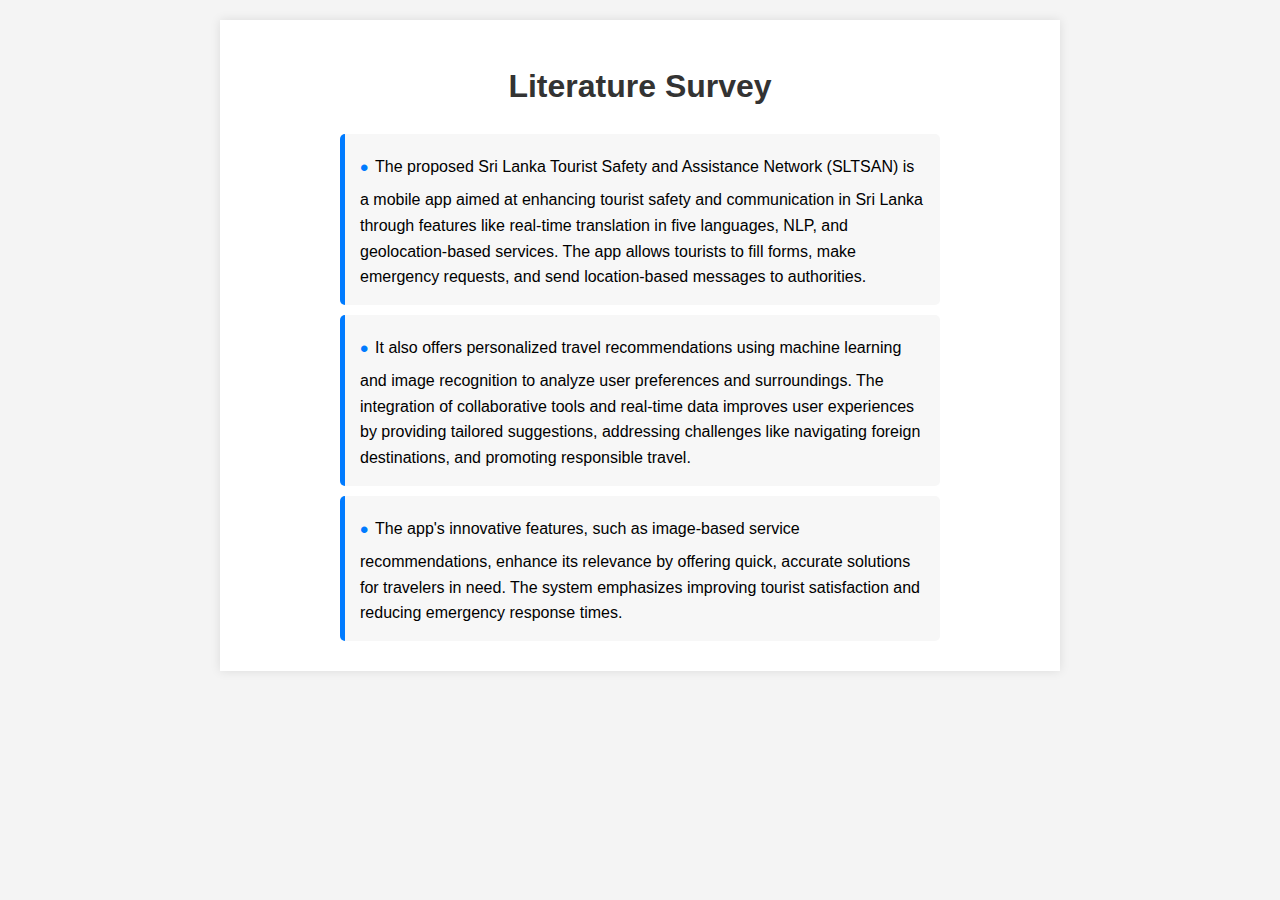
<file: literature_servey.html>
<!DOCTYPE html>
<html lang="en">
  <head>
    <meta charset="UTF-8" />
    <meta name="viewport" content="width=device-width, initial-scale=1.0" />
    <title>Solo travelers</title>
    <link href="css/literature_servey.css" rel="stylesheet" />
  </head>
  <body>
    <div class="container">
      <h1>Literature Survey</h1>
      <ul class="custom-list">
        <li>
          The proposed Sri Lanka Tourist Safety and Assistance Network (SLTSAN)
          is a mobile app aimed at enhancing tourist safety and communication in
          Sri Lanka through features like real-time translation in five
          languages, NLP, and geolocation-based services. The app allows
          tourists to fill forms, make emergency requests, and send
          location-based messages to authorities.
        </li>

        <li>
          It also offers personalized travel recommendations using machine
          learning and image recognition to analyze user preferences and
          surroundings. The integration of collaborative tools and real-time
          data improves user experiences by providing tailored suggestions,
          addressing challenges like navigating foreign destinations, and
          promoting responsible travel.
        </li>

        <li>
          The app's innovative features, such as image-based service
          recommendations, enhance its relevance by offering quick, accurate
          solutions for travelers in need. The system emphasizes improving
          tourist satisfaction and reducing emergency response times.
        </li>
      </ul>
    </div>
  </body>
</html>
</file>
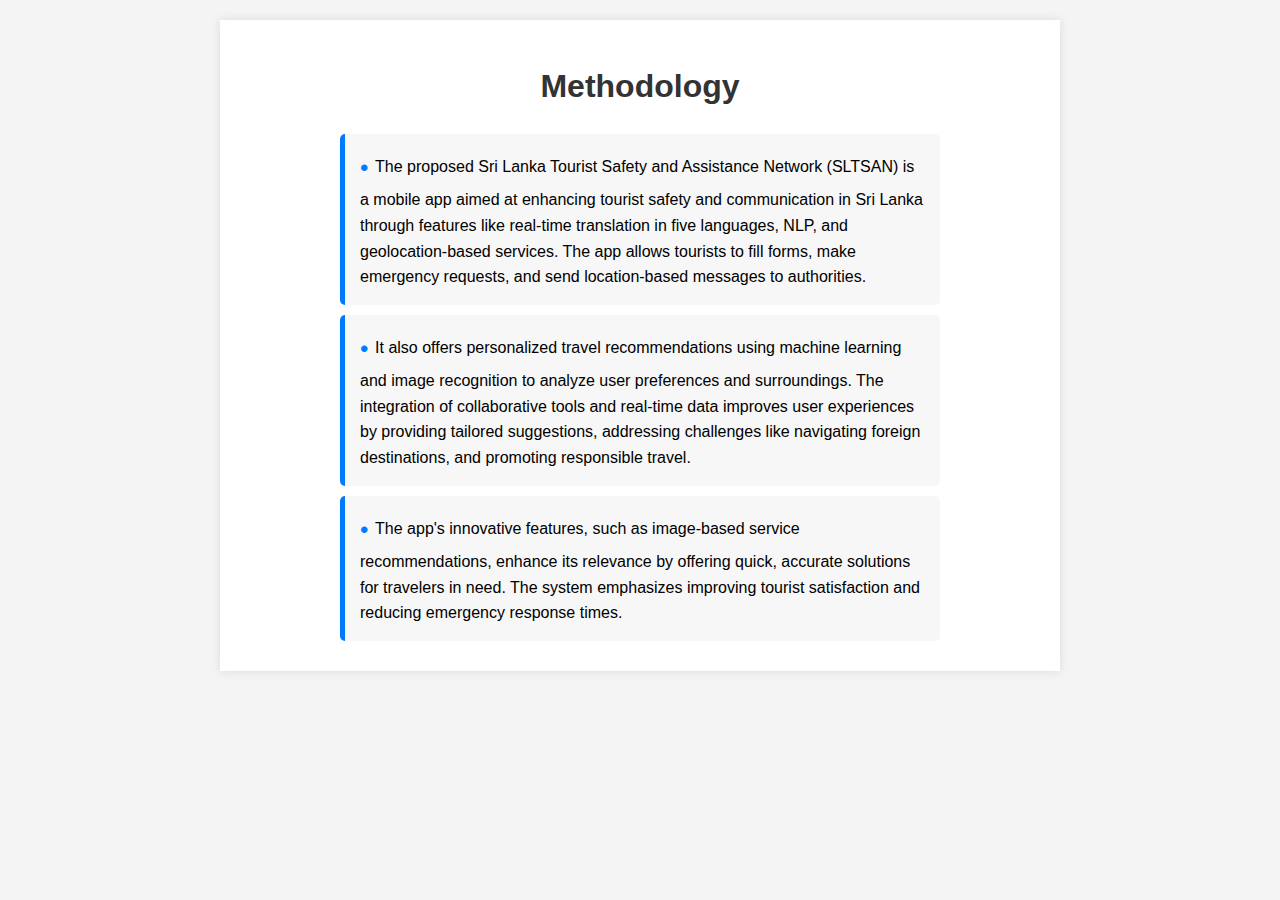
<file: methodology.html>
<!DOCTYPE html>
<html lang="en">
  <head>
    <meta charset="UTF-8" />
    <meta name="viewport" content="width=device-width, initial-scale=1.0" />
    <title>Solo travelers</title>
    <link href="css/methodology.css" rel="stylesheet" />
  </head>
  <body>
    <div class="container">
      <h1>Methodology</h1>
      <ul class="custom-list">
        <li>
          The proposed Sri Lanka Tourist Safety and Assistance Network (SLTSAN)
          is a mobile app aimed at enhancing tourist safety and communication in
          Sri Lanka through features like real-time translation in five
          languages, NLP, and geolocation-based services. The app allows
          tourists to fill forms, make emergency requests, and send
          location-based messages to authorities.
        </li>

        <li>
          It also offers personalized travel recommendations using machine
          learning and image recognition to analyze user preferences and
          surroundings. The integration of collaborative tools and real-time
          data improves user experiences by providing tailored suggestions,
          addressing challenges like navigating foreign destinations, and
          promoting responsible travel.
        </li>

        <li>
          The app's innovative features, such as image-based service
          recommendations, enhance its relevance by offering quick, accurate
          solutions for travelers in need. The system emphasizes improving
          tourist satisfaction and reducing emergency response times.
        </li>
      </ul>
    </div>
  </body>
</html>
</file>
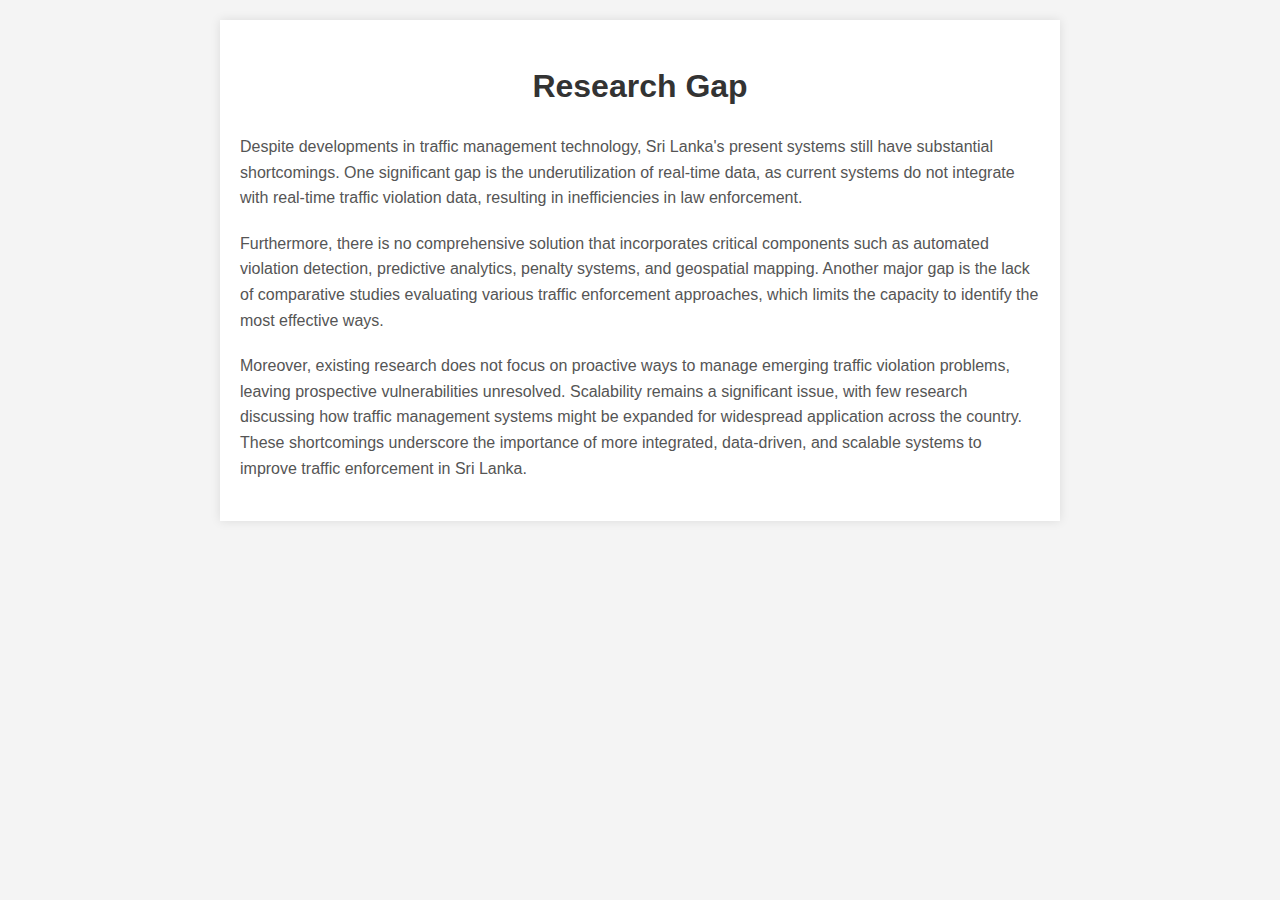
<file: research_gap.html>
<!DOCTYPE html>
<html lang="en">
  <head>
    <meta charset="UTF-8" />
    <meta name="viewport" content="width=device-width, initial-scale=1.0" />
    <title>Solo travelers</title>
    <link href="css/research_gap.css" rel="stylesheet" />
  </head>
  <body>
    <div class="container">
      <h1>Research Gap</h1>
      <p>
        Despite developments in traffic management technology, Sri Lanka's
        present systems still have substantial shortcomings. One significant gap
        is the underutilization of real-time data, as current systems do not
        integrate with real-time traffic violation data, resulting in
        inefficiencies in law enforcement.
      </p>

      <p>
        Furthermore, there is no comprehensive solution that incorporates
        critical components such as automated violation detection, predictive
        analytics, penalty systems, and geospatial mapping. Another major gap is
        the lack of comparative studies evaluating various traffic enforcement
        approaches, which limits the capacity to identify the most effective
        ways.
      </p>

      <p>
        Moreover, existing research does not focus on proactive ways to manage
        emerging traffic violation problems, leaving prospective vulnerabilities
        unresolved. Scalability remains a significant issue, with few research
        discussing how traffic management systems might be expanded for
        widespread application across the country. These shortcomings underscore
        the importance of more integrated, data-driven, and scalable systems to
        improve traffic enforcement in Sri Lanka.
      </p>
    </div>
  </body>
</html>
</file>
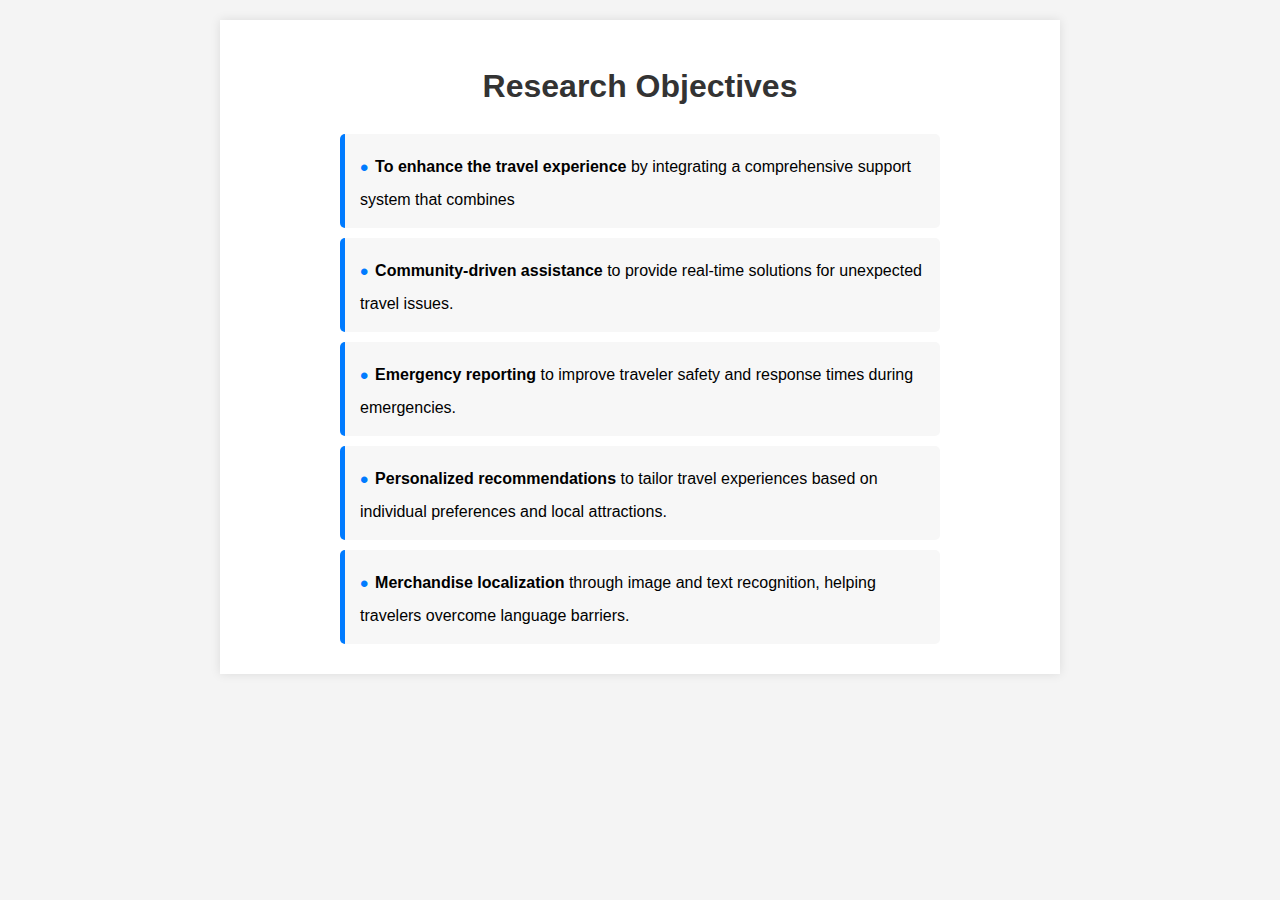
<file: research_objectives.html>
<!DOCTYPE html>
<html lang="en">
  <head>
    <meta charset="UTF-8" />
    <meta name="viewport" content="width=device-width, initial-scale=1.0" />
    <title>Solo travelers</title>
    <link href="css/research_objectives.css" rel="stylesheet" />
  </head>
  <body>
    <div class="container">
      <h1>Research Objectives</h1>
      <ul class="custom-list">
        <li>
          <strong>To enhance the travel experience</strong> by integrating a comprehensive
          support system that combines<br />
        </li>

        <li>
          <strong>Community-driven assistance</strong> to provide real-time
              solutions for unexpected travel issues.
        </li>

        <li>
          <strong>Emergency reporting</strong> to improve traveler safety
              and response times during emergencies.
        </li>

        <li>
          <strong>Personalized recommendations</strong> to tailor travel
              experiences based on individual preferences and local attractions.
        </li>
        <li>
          <strong>Merchandise localization</strong> through image and text
              recognition, helping travelers overcome language barriers.
        </li>
      </ul>
    </div>
  </body>
</html>
</file>
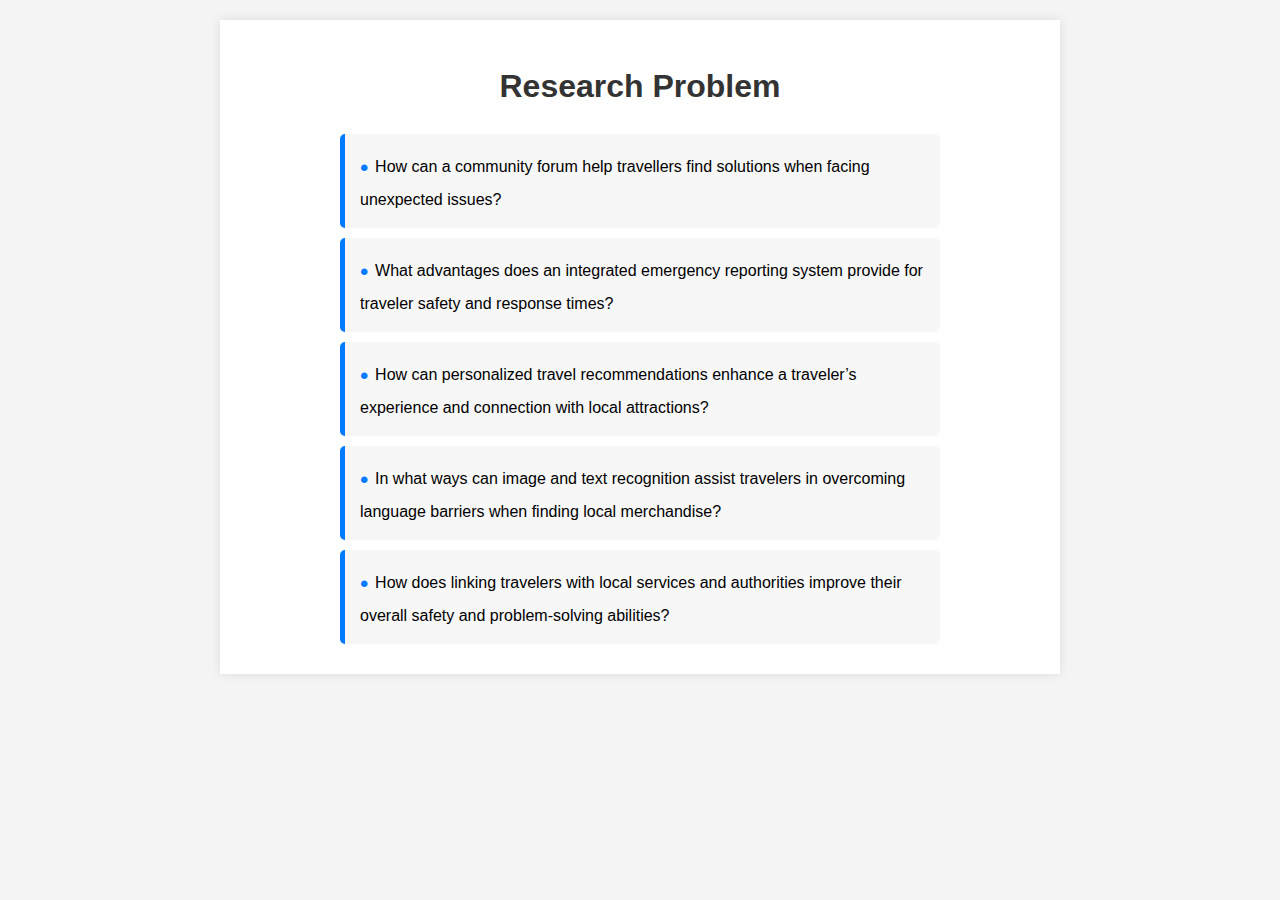
<file: research_problem.html>
<!DOCTYPE html>
<html lang="en">
  <head>
    <meta charset="UTF-8" />
    <meta name="viewport" content="width=device-width, initial-scale=1.0" />
    <title>Solo travelers</title>
    <link href="css/research_problem.css" rel="stylesheet" />
  </head>
  <body>
    <div class="container">
      <h1>Research Problem</h1>
      <ul class="custom-list">
        <li>
          How can a community forum help travellers find solutions when facing
          unexpected issues?<br />
        </li>

        <li>
          What advantages does an integrated emergency reporting system provide
          for traveler safety and response times?<br />
        </li>

        <li>
          How can personalized travel recommendations enhance a traveler’s
          experience and connection with local attractions?
        </li>

        <li>
          In what ways can image and text recognition assist travelers in
          overcoming language barriers when finding local merchandise?
        </li>
        <li>
          How does linking travelers with local services and authorities improve
          their overall safety and problem-solving abilities?
        </li>
      </ul>
    </div>
  </body>
</html>
</file>
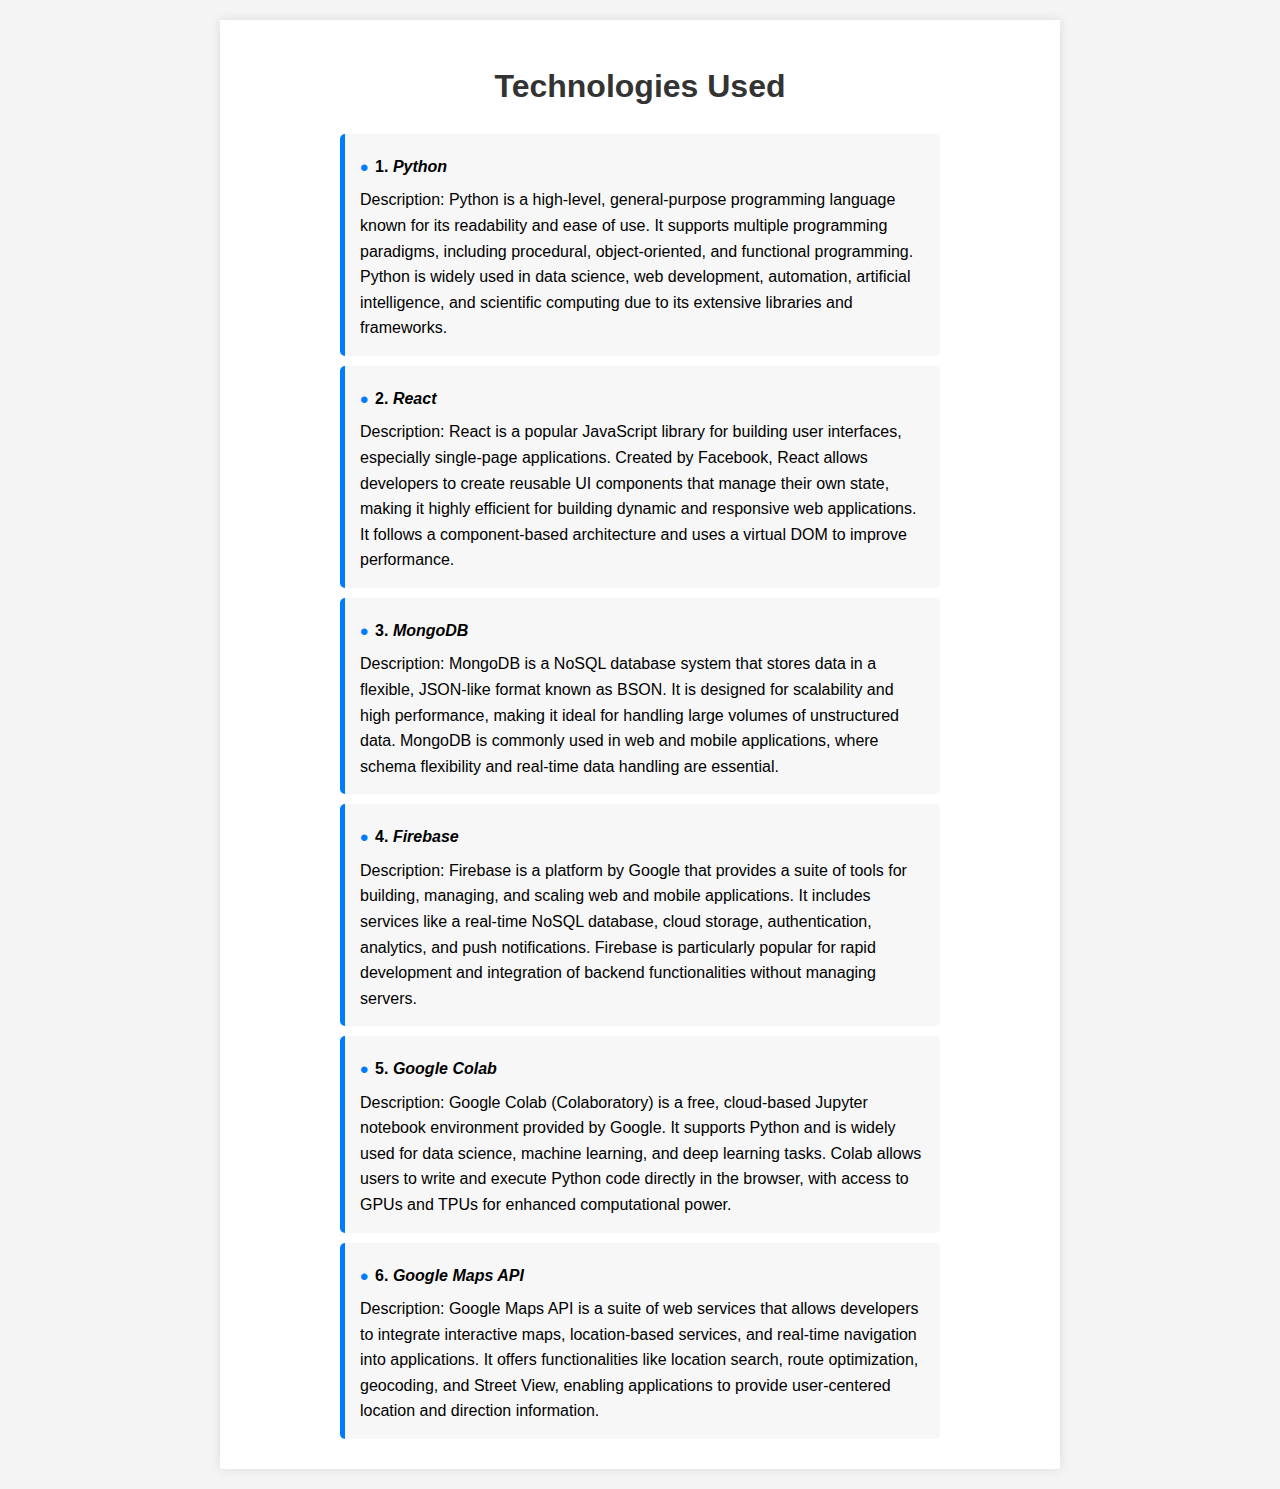
<file: technologies.html>
<!DOCTYPE html>
<html lang="en">
  <head>
    <meta charset="UTF-8" />
    <meta name="viewport" content="width=device-width, initial-scale=1.0" />
    <title>Solo travelers</title>
    <link href="css/research_objectives.css" rel="stylesheet" />
  </head>
  <body>
    <div class="container">
      <h1>Technologies Used</h1>

      <ul class="custom-list">
        <li>
            <strong>1. <em>Python</em></strong><br>
            <span class="description">Description: Python is a high-level, general-purpose programming language known for its readability and ease of use. It supports multiple programming paradigms, including procedural, object-oriented, and functional programming. Python is widely used in data science, web development, automation, artificial intelligence, and scientific computing due to its extensive libraries and frameworks.</span>
        </li>

        <li>
            <strong>2. <em>React</em></strong><br>
            <span class="description">Description: React is a popular JavaScript library for building user interfaces, especially single-page applications. Created by Facebook, React allows developers to create reusable UI components that manage their own state, making it highly efficient for building dynamic and responsive web applications. It follows a component-based architecture and uses a virtual DOM to improve performance.</span>
        </li>

        <li>
            <strong>3. <em>MongoDB</em></strong><br>
            <span class="description">Description: MongoDB is a NoSQL database system that stores data in a flexible, JSON-like format known as BSON. It is designed for scalability and high performance, making it ideal for handling large volumes of unstructured data. MongoDB is commonly used in web and mobile applications, where schema flexibility and real-time data handling are essential.</span>
        </li>

        <li>
            <strong>4. <em>Firebase</em></strong><br>
            <span class="description">Description: Firebase is a platform by Google that provides a suite of tools for building, managing, and scaling web and mobile applications. It includes services like a real-time NoSQL database, cloud storage, authentication, analytics, and push notifications. Firebase is particularly popular for rapid development and integration of backend functionalities without managing servers.</span>
        </li>

        <li>
            <strong>5. <em>Google Colab</em></strong><br>
            <span class="description">Description: Google Colab (Colaboratory) is a free, cloud-based Jupyter notebook environment provided by Google. It supports Python and is widely used for data science, machine learning, and deep learning tasks. Colab allows users to write and execute Python code directly in the browser, with access to GPUs and TPUs for enhanced computational power.</span>
        </li>

        <li>
            <strong>6. <em>Google Maps API</em></strong><br>
            <span class="description">Description: Google Maps API is a suite of web services that allows developers to integrate interactive maps, location-based services, and real-time navigation into applications. It offers functionalities like location search, route optimization, geocoding, and Street View, enabling applications to provide user-centered location and direction information.</span>
        </li>
    </ul>
    </div>
  </body>
</html>
</file>
<file: css/literature_servey.css>
body {
  font-family: Arial, sans-serif;
  line-height: 1.6;
  margin: 20px;
  padding: 0;
  background-color: #f4f4f4;
}
h1{
  color: #333;
  text-align: center;
}
.custom-list {
  list-style-type: none;
  padding: 0;
  font-family: Arial, sans-serif;
  max-width: 600px;
  margin: auto;
}

.custom-list li {
  padding: 15px;
  margin: 10px 0;
  background-color: #f7f7f7;
  border-left: 5px solid #007bff;
  border-radius: 5px;
  transition: background-color 0.3s ease;
}

.custom-list li:hover {
  background-color: #e7e7e7;
}

.custom-list li::before {
  content: "• ";
  color: #007bff;
  font-size: 1.5em;
  vertical-align: middle;
}

.custom-list li p {
  margin: 0;
  font-size: 1.1em;
  color: #333;
}
.container {
  max-width: 800px;
  margin: auto;
  background: #fff;
  padding: 20px;
  box-shadow: 0 0 10px rgba(0, 0, 0, 0.1);
}
</file>
<file: css/methodology.css>
body {
  font-family: Arial, sans-serif;
  line-height: 1.6;
  margin: 20px;
  padding: 0;
  background-color: #f4f4f4;
}
h1 {
  color: #333;
  text-align: center;
}
.custom-list {
  list-style-type: none;
  padding: 0;
  font-family: Arial, sans-serif;
  max-width: 600px;
  margin: auto;
}

.custom-list li {
  padding: 15px;
  margin: 10px 0;
  background-color: #f7f7f7;
  border-left: 5px solid #007bff;
  border-radius: 5px;
  transition: background-color 0.3s ease;
}

.custom-list li:hover {
  background-color: #e7e7e7;
}

.custom-list li::before {
  content: "• ";
  color: #007bff;
  font-size: 1.5em;
  vertical-align: middle;
}

.custom-list li p {
  margin: 0;
  font-size: 1.1em;
  color: #333;
}
.container {
  max-width: 800px;
  margin: auto;
  background: #fff;
  padding: 20px;
  box-shadow: 0 0 10px rgba(0, 0, 0, 0.1);
}
</file>
<file: css/research_gap.css>
body {
  font-family: Arial, sans-serif;
  line-height: 1.6;
  margin: 20px;
  padding: 0;
  background-color: #f4f4f4;
}
h1 {
  color: #333;
  text-align: center;
}
p {
  color: #555;
  margin-bottom: 20px;
}
.container {
  max-width: 800px;
  margin: auto;
  background: #fff;
  padding: 20px;
  box-shadow: 0 0 10px rgba(0, 0, 0, 0.1);
}
</file>
<file: css/research_objectives.css>
body {
  font-family: Arial, sans-serif;
  line-height: 1.6;
  margin: 20px;
  padding: 0;
  background-color: #f4f4f4;
}
h1 {
  color: #333;
  text-align: center;
}
.custom-list {
  list-style-type: none;
  padding: 0;
  font-family: Arial, sans-serif;
  max-width: 600px;
  margin: auto;
}

.custom-list li {
  padding: 15px;
  margin: 10px 0;
  background-color: #f7f7f7;
  border-left: 5px solid #007bff;
  border-radius: 5px;
  transition: background-color 0.3s ease;
}

.custom-list li:hover {
  background-color: #e7e7e7;
}

.custom-list li::before {
  content: "• ";
  color: #007bff;
  font-size: 1.5em;
  vertical-align: middle;
}

.custom-list li p {
  margin: 0;
  font-size: 1.1em;
  color: #333;
}
.container {
  max-width: 800px;
  margin: auto;
  background: #fff;
  padding: 20px;
  box-shadow: 0 0 10px rgba(0, 0, 0, 0.1);
}
</file>
<file: css/research_problem.css>
body {
  font-family: Arial, sans-serif;
  line-height: 1.6;
  margin: 20px;
  padding: 0;
  background-color: #f4f4f4;
}

h1 {
  color: #333;
  text-align: center;
}
.custom-list {
  list-style-type: none;
  padding: 0;
  font-family: Arial, sans-serif;
  max-width: 600px;
  margin: auto;
}

.custom-list li {
  padding: 15px;
  margin: 10px 0;
  background-color: #f7f7f7;
  border-left: 5px solid #007bff;
  border-radius: 5px;
  transition: background-color 0.3s ease;
}

.custom-list li:hover {
  background-color: #e7e7e7;
}

.custom-list li::before {
  content: "• ";
  color: #007bff;
  font-size: 1.5em;
  vertical-align: middle;
}

.custom-list li p {
  margin: 0;
  font-size: 1.1em;
  color: #333;
}

.container {
  max-width: 800px;
  margin: auto;
  background: #fff;
  padding: 20px;
  box-shadow: 0 0 10px rgba(0, 0, 0, 0.1);
}
</file>
